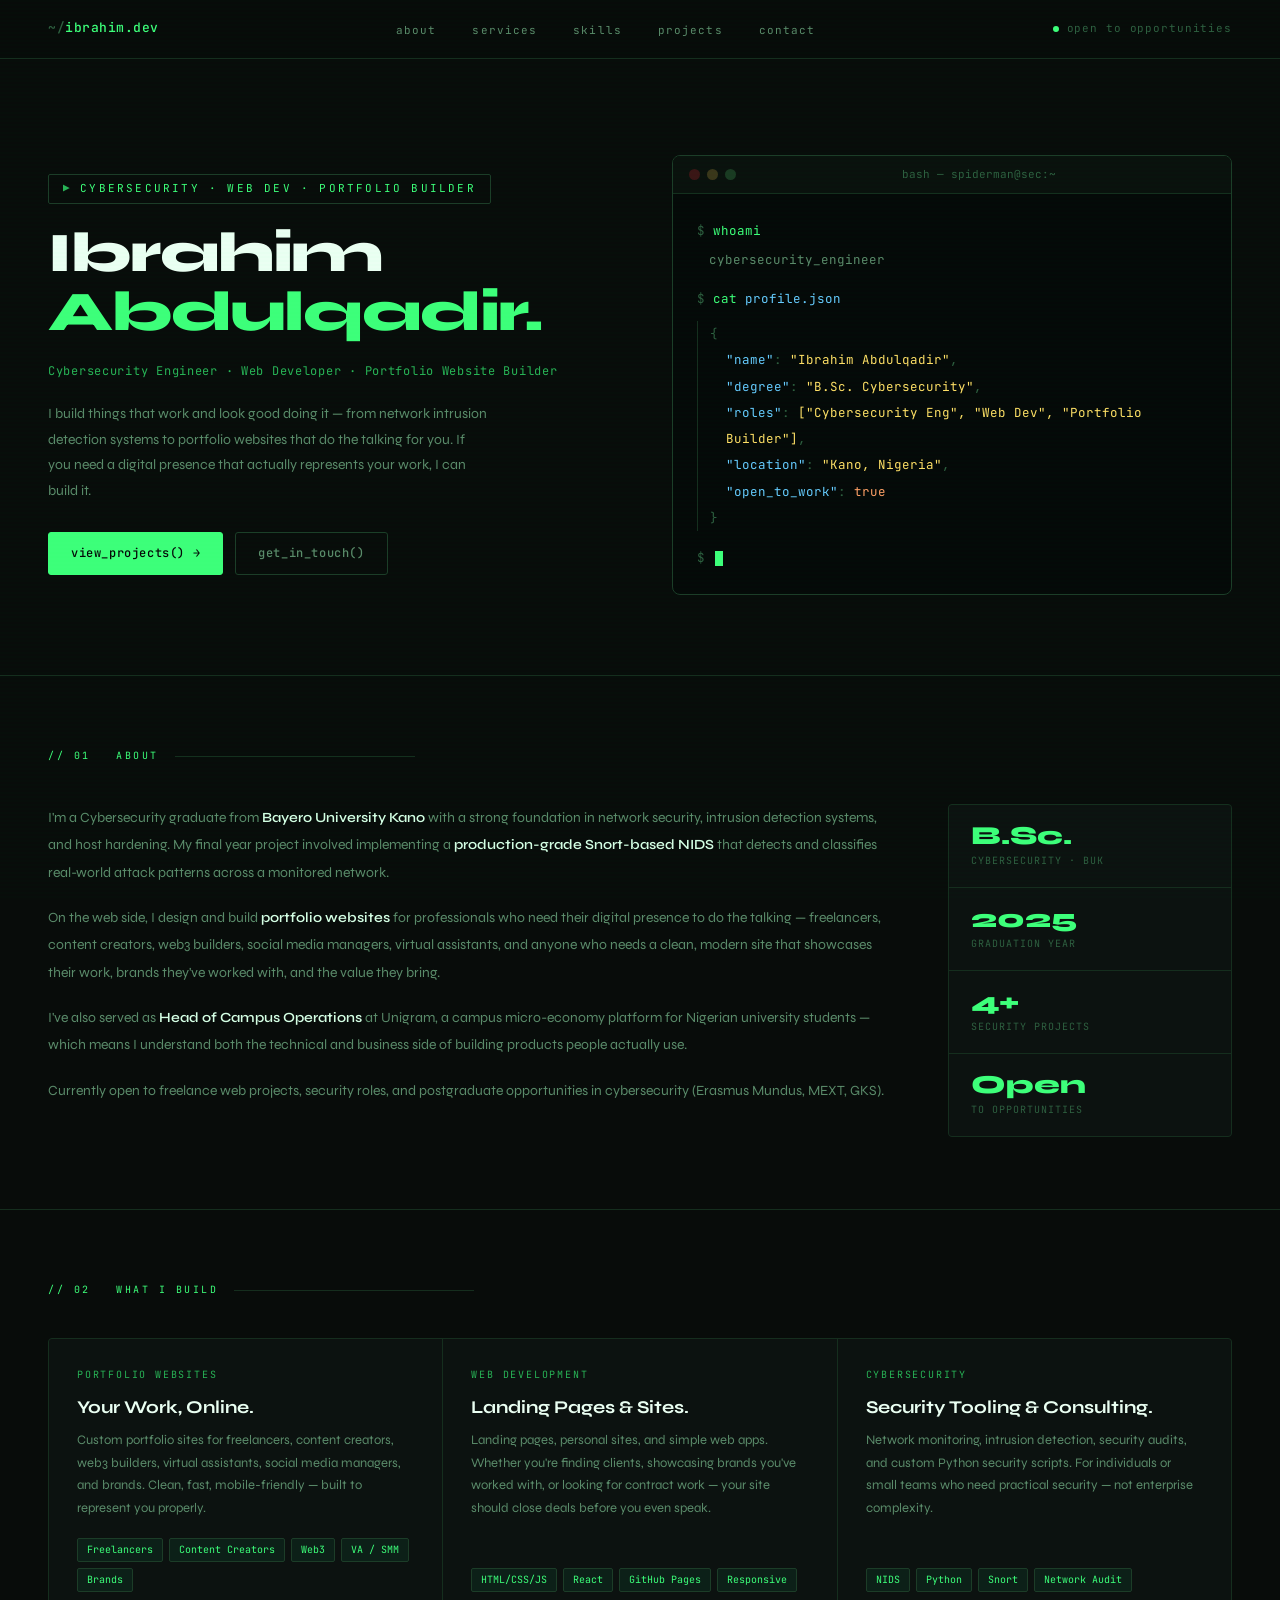
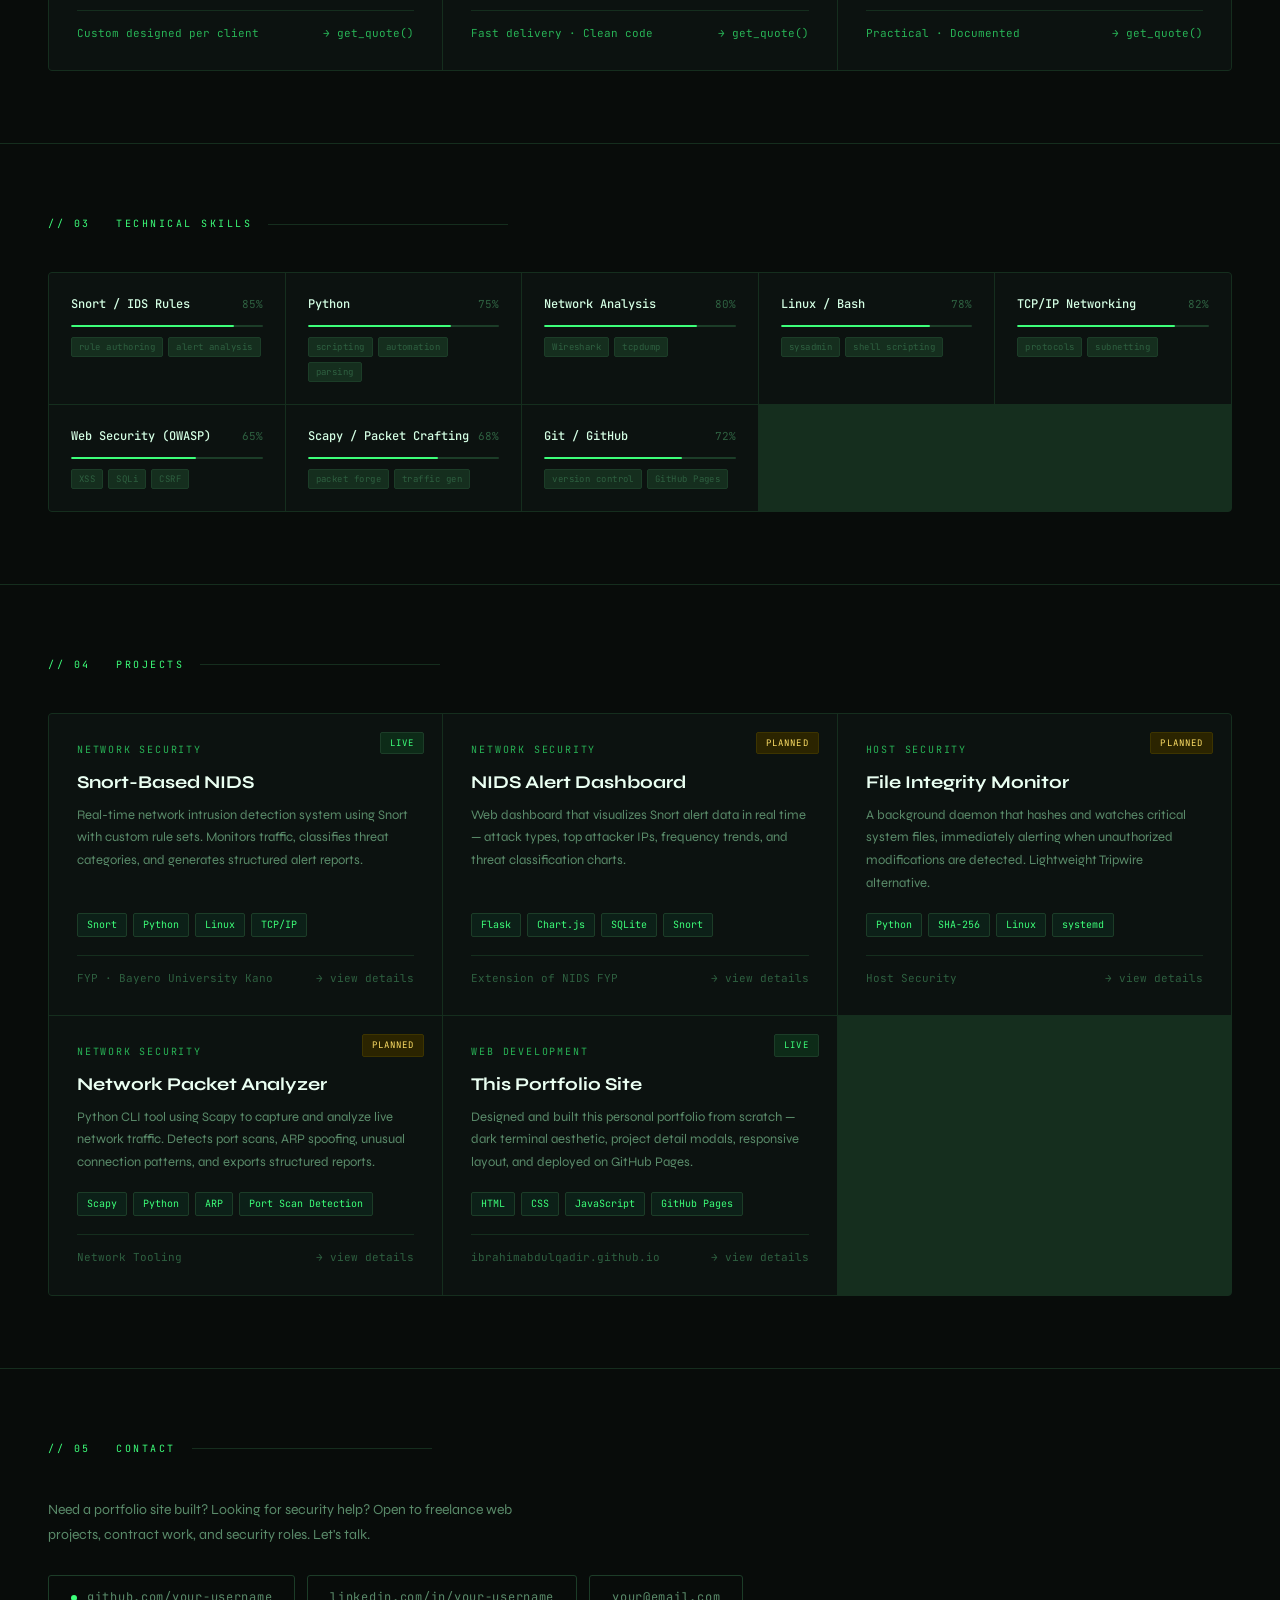
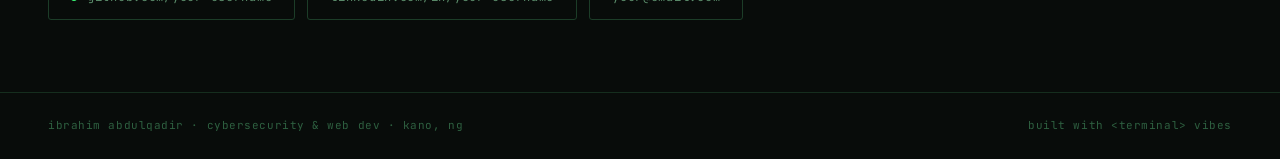
<file: index (1).html>
<!DOCTYPE html>
<html lang="en">
<head>
  <meta charset="UTF-8" />
  <meta name="viewport" content="width=device-width, initial-scale=1.0" />
  <title>Ibrahim Abdulqadir · Cybersecurity Engineer & Web Developer</title>
  <meta name="description" content="Cybersecurity engineer, web developer, and portfolio website builder. Network Security, NIDS, Python." />
  <link rel="preconnect" href="https://fonts.googleapis.com" />
  <link rel="preconnect" href="https://fonts.gstatic.com" crossorigin />
  <link href="https://fonts.googleapis.com/css2?family=JetBrains+Mono:wght@300;400;500;700&family=Syne:wght@400;600;700;800&display=swap" rel="stylesheet" />
  <style>
    *, *::before, *::after { box-sizing: border-box; margin: 0; padding: 0; }

    :root {
      --bg: #080c0a;
      --bg-card: #0c1210;
      --bg-hover: #101810;
      --border: #1c3d28;
      --border-soft: #152e1e;
      --green: #3dff7a;
      --green-dim: #28b356;
      --green-muted: #1a6b3a;
      --text: #d4ffe4;
      --text-muted: #5a8b6a;
      --text-dim: #2e6040;
      --yellow: #ffe066;
      --blue: #66ccff;
      --red: #ff6b6b;
    }

    html { scroll-behavior: smooth; }

    body {
      background: var(--bg);
      color: var(--text);
      font-family: 'JetBrains Mono', monospace;
      line-height: 1.6;
      cursor: default;
    }

    /* scanline overlay */
    body::before {
      content: '';
      position: fixed;
      inset: 0;
      background: repeating-linear-gradient(
        0deg,
        transparent,
        transparent 2px,
        rgba(0, 255, 100, 0.012) 2px,
        rgba(0, 255, 100, 0.012) 4px
      );
      pointer-events: none;
      z-index: 9999;
    }

    /* ─── NAV ─── */
    nav {
      position: sticky;
      top: 0;
      z-index: 100;
      display: flex;
      align-items: center;
      justify-content: space-between;
      padding: 16px 48px;
      background: rgba(8, 12, 10, 0.97);
      border-bottom: 1px solid var(--border-soft);
      backdrop-filter: blur(8px);
    }

    .nav-brand {
      font-size: 13px;
      font-weight: 500;
      color: var(--green);
      letter-spacing: 0.04em;
    }

    .nav-brand span { color: var(--text-dim); }

    .nav-links {
      display: flex;
      gap: 36px;
      list-style: none;
    }

    .nav-links a {
      font-size: 11px;
      color: var(--text-muted);
      text-decoration: none;
      letter-spacing: 0.1em;
      transition: color 0.2s;
    }

    .nav-links a:hover { color: var(--green); }

    .nav-status {
      display: flex;
      align-items: center;
      gap: 8px;
      font-size: 11px;
      color: var(--text-dim);
      letter-spacing: 0.08em;
    }

    .status-dot {
      width: 6px;
      height: 6px;
      border-radius: 50%;
      background: var(--green);
      animation: pulse 2s ease-in-out infinite;
    }

    @keyframes pulse { 0%, 100% { opacity: 1; } 50% { opacity: 0.2; } }
    @keyframes blink { 50% { opacity: 0; } }
    @keyframes fadeUp {
      from { opacity: 0; transform: translateY(20px); }
      to { opacity: 1; transform: translateY(0); }
    }
    @keyframes slideIn {
      from { opacity: 0; transform: translateX(-12px); }
      to { opacity: 1; transform: translateX(0); }
    }

    /* ─── HERO ─── */
    .hero {
      display: grid;
      grid-template-columns: 1fr 1fr;
      gap: 64px;
      padding: 96px 48px 80px;
      border-bottom: 1px solid var(--border-soft);
      animation: fadeUp 0.7s ease both;
    }

    .hero-left { display: flex; flex-direction: column; justify-content: center; gap: 20px; }

    .hero-eyebrow {
      font-size: 11px;
      color: var(--green);
      letter-spacing: 0.2em;
      border: 1px solid var(--border);
      display: inline-flex;
      align-items: center;
      gap: 8px;
      padding: 5px 14px;
      border-radius: 2px;
      width: fit-content;
    }

    .hero-name {
      font-family: 'Syne', sans-serif;
      font-size: 56px;
      font-weight: 800;
      color: #eafff2;
      line-height: 1.05;
      letter-spacing: -0.03em;
    }

    .hero-name em {
      font-style: normal;
      color: var(--green);
    }

    .hero-role {
      font-size: 12px;
      color: var(--green-dim);
      letter-spacing: 0.06em;
    }

    .hero-bio {
      font-family: 'Syne', sans-serif;
      font-size: 14px;
      font-weight: 400;
      color: var(--text-muted);
      line-height: 1.85;
      max-width: 440px;
    }

    .hero-ctas {
      display: flex;
      gap: 12px;
      margin-top: 8px;
      flex-wrap: wrap;
    }

    .btn {
      font-family: 'JetBrains Mono', monospace;
      font-size: 12px;
      font-weight: 500;
      padding: 11px 22px;
      border-radius: 3px;
      cursor: pointer;
      letter-spacing: 0.05em;
      transition: all 0.2s;
      text-decoration: none;
      display: inline-block;
    }

    .btn-primary {
      background: var(--green);
      color: #060908;
      border: 1px solid var(--green);
    }

    .btn-primary:hover { background: #5affa0; border-color: #5affa0; }

    .btn-ghost {
      background: transparent;
      color: var(--text-muted);
      border: 1px solid var(--border);
    }

    .btn-ghost:hover { color: var(--green); border-color: var(--green-muted); }

    /* terminal */
    .terminal {
      background: #050908;
      border: 1px solid var(--border);
      border-radius: 8px;
      overflow: hidden;
      font-size: 12.5px;
      animation: fadeUp 0.7s 0.15s ease both;
    }

    .term-bar {
      background: #0a110d;
      border-bottom: 1px solid var(--border-soft);
      padding: 10px 16px;
      display: flex;
      align-items: center;
      gap: 7px;
    }

    .dot { width: 11px; height: 11px; border-radius: 50%; }
    .dot-r { background: #3a1515; }
    .dot-y { background: #3a361a; }
    .dot-g { background: #1a3a22; }

    .term-title {
      font-size: 11px;
      color: var(--text-dim);
      margin: 0 auto;
    }

    .term-body {
      padding: 24px;
      line-height: 2;
    }

    .t-prompt { color: var(--text-dim); }
    .t-cmd { color: var(--green); }
    .t-str { color: #ffe066; }
    .t-key { color: #66ccff; }
    .t-val { color: var(--green); }
    .t-bool { color: #ff9f66; }
    .t-muted { color: var(--text-muted); }
    .t-dim { color: var(--text-dim); }

    .cursor {
      display: inline-block;
      width: 8px;
      height: 15px;
      background: var(--green);
      animation: blink 1s step-end infinite;
      vertical-align: middle;
      margin-left: 2px;
    }

    /* ─── SECTIONS ─── */
    section {
      padding: 72px 48px;
      border-bottom: 1px solid var(--border-soft);
    }

    .sec-label {
      font-size: 10px;
      color: var(--green);
      letter-spacing: 0.25em;
      margin-bottom: 40px;
      display: flex;
      align-items: center;
      gap: 16px;
    }

    .sec-label::after {
      content: '';
      flex: 1;
      height: 1px;
      background: var(--border-soft);
      max-width: 240px;
    }

    /* ─── ABOUT ─── */
    .about-grid {
      display: grid;
      grid-template-columns: 3fr 1fr;
      gap: 48px;
      align-items: start;
    }

    .about-text {
      font-family: 'Syne', sans-serif;
      font-size: 14px;
      color: var(--text-muted);
      line-height: 1.95;
    }

    .about-text p + p { margin-top: 18px; }

    .about-text strong { color: var(--text); font-weight: 600; }

    .stat-stack {
      display: flex;
      flex-direction: column;
      gap: 1px;
      background: var(--border-soft);
      border: 1px solid var(--border-soft);
      border-radius: 4px;
      overflow: hidden;
    }

    .stat-block {
      background: var(--bg-card);
      padding: 18px 22px;
    }

    .stat-num {
      font-family: 'Syne', sans-serif;
      font-size: 26px;
      font-weight: 800;
      color: var(--green);
      line-height: 1;
    }

    .stat-lbl {
      font-size: 10px;
      color: var(--text-dim);
      letter-spacing: 0.1em;
      margin-top: 4px;
    }

    /* ─── SKILLS ─── */
    .skills-grid {
      display: grid;
      grid-template-columns: repeat(auto-fit, minmax(220px, 1fr));
      gap: 1px;
      background: var(--border-soft);
      border: 1px solid var(--border-soft);
      border-radius: 4px;
      overflow: hidden;
    }

    .skill-cell {
      background: var(--bg-card);
      padding: 22px;
    }

    .skill-header {
      display: flex;
      justify-content: space-between;
      align-items: center;
      margin-bottom: 10px;
    }

    .skill-name { font-size: 12px; color: var(--text); font-weight: 500; }

    .skill-pct { font-size: 11px; color: var(--text-dim); }

    .bar-track {
      height: 2px;
      background: var(--border);
      border-radius: 1px;
      overflow: hidden;
    }

    .bar-fill {
      height: 100%;
      background: var(--green);
      border-radius: 1px;
    }

    .skill-tags {
      display: flex;
      flex-wrap: wrap;
      gap: 5px;
      margin-top: 10px;
    }

    .stag {
      font-size: 9px;
      color: var(--text-dim);
      background: var(--border-soft);
      border: 1px solid var(--border);
      padding: 2px 7px;
      border-radius: 2px;
      letter-spacing: 0.05em;
    }

    /* ─── PROJECTS ─── */
    .projects-grid {
      display: grid;
      grid-template-columns: repeat(auto-fit, minmax(300px, 1fr));
      gap: 1px;
      background: var(--border-soft);
      border: 1px solid var(--border-soft);
      border-radius: 4px;
      overflow: hidden;
    }

    .proj-card {
      background: var(--bg-card);
      padding: 28px;
      cursor: pointer;
      transition: background 0.18s;
      position: relative;
      display: flex;
      flex-direction: column;
    }

    .proj-card:hover { background: var(--bg-hover); }

    .proj-badge {
      position: absolute;
      top: 18px;
      right: 18px;
      font-size: 9px;
      letter-spacing: 0.12em;
      padding: 3px 9px;
      border-radius: 2px;
    }

    .badge-live { background: #0d2b18; color: var(--green); border: 1px solid var(--border); }
    .badge-wip { background: #2b2400; color: var(--yellow); border: 1px solid #3d3400; }

    .proj-type {
      font-size: 10px;
      color: var(--green-dim);
      letter-spacing: 0.18em;
      margin-bottom: 14px;
    }

    .proj-title {
      font-family: 'Syne', sans-serif;
      font-size: 18px;
      font-weight: 700;
      color: #eafff2;
      margin-bottom: 10px;
      line-height: 1.2;
    }

    .proj-desc {
      font-family: 'Syne', sans-serif;
      font-size: 13px;
      color: var(--text-muted);
      line-height: 1.75;
      flex: 1;
      margin-bottom: 18px;
    }

    .proj-tags {
      display: flex;
      flex-wrap: wrap;
      gap: 6px;
      margin-bottom: 18px;
    }

    .ptag {
      font-size: 10px;
      color: var(--green);
      background: #0c2018;
      border: 1px solid var(--border);
      padding: 3px 9px;
      border-radius: 2px;
    }

    .proj-footer {
      display: flex;
      justify-content: space-between;
      align-items: center;
      font-size: 11px;
      color: var(--text-dim);
      border-top: 1px solid var(--border-soft);
      padding-top: 14px;
      transition: color 0.2s;
    }

    .proj-card:hover .proj-footer { color: var(--green); }

    /* ─── MODAL ─── */
    .modal-overlay {
      position: fixed;
      inset: 0;
      background: rgba(4, 8, 6, 0.92);
      z-index: 500;
      display: flex;
      align-items: center;
      justify-content: center;
      padding: 40px 24px;
      opacity: 0;
      pointer-events: none;
      transition: opacity 0.25s;
      backdrop-filter: blur(4px);
    }

    .modal-overlay.open {
      opacity: 1;
      pointer-events: all;
    }

    .modal {
      background: var(--bg-card);
      border: 1px solid var(--border);
      border-radius: 8px;
      width: 100%;
      max-width: 680px;
      max-height: 85vh;
      overflow-y: auto;
      transform: translateY(16px);
      transition: transform 0.25s;
    }

    .modal-overlay.open .modal { transform: translateY(0); }

    .modal-header {
      padding: 24px 28px;
      border-bottom: 1px solid var(--border-soft);
      display: flex;
      justify-content: space-between;
      align-items: flex-start;
      gap: 16px;
    }

    .modal-close {
      background: none;
      border: 1px solid var(--border);
      color: var(--text-muted);
      font-family: 'JetBrains Mono', monospace;
      font-size: 12px;
      padding: 6px 12px;
      border-radius: 3px;
      cursor: pointer;
      transition: all 0.15s;
      flex-shrink: 0;
    }

    .modal-close:hover { color: var(--green); border-color: var(--green-muted); }

    .modal-body { padding: 28px; }

    .modal-section { margin-bottom: 28px; }

    .modal-section-title {
      font-size: 10px;
      color: var(--green);
      letter-spacing: 0.2em;
      margin-bottom: 12px;
    }

    .modal-text {
      font-family: 'Syne', sans-serif;
      font-size: 13px;
      color: var(--text-muted);
      line-height: 1.85;
    }

    .modal-text li { margin-left: 16px; margin-top: 6px; }

    .tech-row {
      display: flex;
      flex-wrap: wrap;
      gap: 8px;
    }

    .tech-chip {
      font-size: 11px;
      color: var(--green);
      background: #0c2018;
      border: 1px solid var(--border);
      padding: 5px 12px;
      border-radius: 3px;
    }

    .link-row {
      display: flex;
      gap: 12px;
      flex-wrap: wrap;
    }

    .modal-link {
      font-size: 12px;
      color: var(--text-muted);
      border: 1px solid var(--border);
      padding: 10px 18px;
      border-radius: 3px;
      text-decoration: none;
      transition: all 0.18s;
      letter-spacing: 0.05em;
    }

    .modal-link:hover { color: var(--green); border-color: var(--green-muted); }

    /* ─── CONTACT ─── */
    .contact-intro {
      font-family: 'Syne', sans-serif;
      font-size: 14px;
      color: var(--text-muted);
      margin-bottom: 28px;
      max-width: 500px;
      line-height: 1.8;
    }

    .contact-links { display: flex; gap: 12px; flex-wrap: wrap; }

    .clink {
      font-size: 12px;
      color: var(--text-muted);
      border: 1px solid var(--border);
      padding: 12px 22px;
      border-radius: 3px;
      text-decoration: none;
      letter-spacing: 0.06em;
      display: flex;
      align-items: center;
      gap: 10px;
      transition: all 0.2s;
    }

    .clink:hover { color: var(--green); border-color: var(--green-muted); }

    .clink-dot {
      width: 6px;
      height: 6px;
      border-radius: 50%;
      background: var(--green);
      animation: pulse 2.5s ease-in-out infinite;
    }

    /* ─── FOOTER ─── */
    footer {
      padding: 24px 48px;
      display: flex;
      justify-content: space-between;
      align-items: center;
      font-size: 11px;
      color: var(--text-dim);
      letter-spacing: 0.05em;
    }

    /* ─── RESPONSIVE ─── */
    @media (max-width: 768px) {
      nav { padding: 14px 20px; }
      .nav-status, .nav-links li:nth-child(n+3) { display: none; }
      .hero { grid-template-columns: 1fr; gap: 40px; padding: 56px 20px 48px; }
      .hero-name { font-size: 40px; }
      section { padding: 48px 20px; }
      .about-grid { grid-template-columns: 1fr; }
      footer { padding: 20px; flex-direction: column; gap: 8px; text-align: center; }
    }
  </style>
</head>
<body>

  <!-- ─── NAV ─── -->
  <nav>
    <div class="nav-brand"><span>~/</span>ibrahim.dev</div>
    <ul class="nav-links">
      <li><a href="#about">about</a></li>
      <li><a href="#services">services</a></li>
      <li><a href="#skills">skills</a></li>
      <li><a href="#projects">projects</a></li>
      <li><a href="#contact">contact</a></li>
    </ul>
    <div class="nav-status">
      <div class="status-dot"></div>
      open to opportunities
    </div>
  </nav>

  <!-- ─── HERO ─── -->
  <div class="hero">
    <div class="hero-left">
      <div class="hero-eyebrow">
        <span style="color: var(--green-dim)">▶</span>
        CYBERSECURITY · WEB DEV · PORTFOLIO BUILDER
      </div>
      <h1 class="hero-name">Ibrahim<br><em>Abdulqadir.</em></h1>
      <div class="hero-role">Cybersecurity Engineer · Web Developer · Portfolio Website Builder</div>
      <p class="hero-bio">
        I build things that work and look good doing it — from network intrusion detection systems to portfolio websites that do the talking for you. If you need a digital presence that actually represents your work, I can build it.
      </p>
      <div class="hero-ctas">
        <a class="btn btn-primary" href="#projects">view_projects() →</a>
        <a class="btn btn-ghost" href="#contact">get_in_touch()</a>
      </div>
    </div>

    <div class="terminal">
      <div class="term-bar">
        <div class="dot dot-r"></div>
        <div class="dot dot-y"></div>
        <div class="dot dot-g"></div>
        <div class="term-title">bash — spiderman@sec:~</div>
      </div>
      <div class="term-body">
        <div><span class="t-prompt">$</span> <span class="t-cmd">whoami</span></div>
        <div class="t-muted" style="margin:4px 0 14px; padding-left:12px">cybersecurity_engineer</div>

        <div><span class="t-prompt">$</span> <span class="t-cmd">cat</span> <span class="t-key">profile.json</span></div>
        <div style="margin:10px 0 14px; padding-left:12px; border-left:1px solid var(--border-soft); line-height:2.1">
          <div class="t-dim">{</div>
          <div style="padding-left:16px">
            <span class="t-key">"name"</span><span class="t-dim">:</span> <span class="t-str">"Ibrahim Abdulqadir"</span><span class="t-dim">,</span>
          </div>
          <div style="padding-left:16px">
            <span class="t-key">"degree"</span><span class="t-dim">:</span> <span class="t-str">"B.Sc. Cybersecurity"</span><span class="t-dim">,</span>
          </div>
          <div style="padding-left:16px">
            <span class="t-key">"roles"</span><span class="t-dim">:</span> <span class="t-str">["Cybersecurity Eng", "Web Dev", "Portfolio Builder"]</span><span class="t-dim">,</span>
          </div>
          <div style="padding-left:16px">
            <span class="t-key">"location"</span><span class="t-dim">:</span> <span class="t-str">"Kano, Nigeria"</span><span class="t-dim">,</span>
          </div>
          <div style="padding-left:16px">
            <span class="t-key">"open_to_work"</span><span class="t-dim">:</span> <span class="t-bool">true</span>
          </div>
          <div class="t-dim">}</div>
        </div>

        <div><span class="t-prompt">$</span> <span class="cursor"></span></div>
      </div>
    </div>
  </div>

  <!-- ─── ABOUT ─── -->
  <section id="about">
    <div class="sec-label">// 01 &nbsp; ABOUT</div>
    <div class="about-grid">
      <div class="about-text">
        <p>
          I'm a Cybersecurity graduate from <strong>Bayero University Kano</strong> with a strong foundation in network security, intrusion detection systems, and host hardening. My final year project involved implementing a <strong>production-grade Snort-based NIDS</strong> that detects and classifies real-world attack patterns across a monitored network.
        </p>
        <p>
          On the web side, I design and build <strong>portfolio websites</strong> for professionals who need their digital presence to do the talking — freelancers, content creators, web3 builders, social media managers, virtual assistants, and anyone who needs a clean, modern site that showcases their work, brands they've worked with, and the value they bring.
        </p>
        <p>
          I've also served as <strong>Head of Campus Operations</strong> at Unigram, a campus micro-economy platform for Nigerian university students — which means I understand both the technical and business side of building products people actually use.
        </p>
        <p>
          Currently open to freelance web projects, security roles, and postgraduate opportunities in cybersecurity (Erasmus Mundus, MEXT, GKS).
        </p>
      </div>
      <div class="stat-stack">
        <div class="stat-block">
          <div class="stat-num">B.Sc.</div>
          <div class="stat-lbl">CYBERSECURITY · BUK</div>
        </div>
        <div class="stat-block">
          <div class="stat-num">2025</div>
          <div class="stat-lbl">GRADUATION YEAR</div>
        </div>
        <div class="stat-block">
          <div class="stat-num">4+</div>
          <div class="stat-lbl">SECURITY PROJECTS</div>
        </div>
        <div class="stat-block">
          <div class="stat-num">Open</div>
          <div class="stat-lbl">TO OPPORTUNITIES</div>
        </div>
      </div>
    </div>
  </section>

  <!-- ─── SERVICES ─── -->
  <section id="services">
    <div class="sec-label">// 02 &nbsp; WHAT I BUILD</div>
    <div class="projects-grid">

      <div class="proj-card" style="cursor:default;">
        <div class="proj-type">PORTFOLIO WEBSITES</div>
        <div class="proj-title">Your Work, Online.</div>
        <div class="proj-desc">
          Custom portfolio sites for freelancers, content creators, web3 builders, virtual assistants, social media managers, and brands. Clean, fast, mobile-friendly — built to represent you properly.
        </div>
        <div class="proj-tags">
          <span class="ptag">Freelancers</span>
          <span class="ptag">Content Creators</span>
          <span class="ptag">Web3</span>
          <span class="ptag">VA / SMM</span>
          <span class="ptag">Brands</span>
        </div>
        <div class="proj-footer" style="color: var(--green-dim);">
          <span>Custom designed per client</span>
          <span>→ get_quote()</span>
        </div>
      </div>

      <div class="proj-card" style="cursor:default;">
        <div class="proj-type">WEB DEVELOPMENT</div>
        <div class="proj-title">Landing Pages & Sites.</div>
        <div class="proj-desc">
          Landing pages, personal sites, and simple web apps. Whether you're finding clients, showcasing brands you've worked with, or looking for contract work — your site should close deals before you even speak.
        </div>
        <div class="proj-tags">
          <span class="ptag">HTML/CSS/JS</span>
          <span class="ptag">React</span>
          <span class="ptag">GitHub Pages</span>
          <span class="ptag">Responsive</span>
        </div>
        <div class="proj-footer" style="color: var(--green-dim);">
          <span>Fast delivery · Clean code</span>
          <span>→ get_quote()</span>
        </div>
      </div>

      <div class="proj-card" style="cursor:default;">
        <div class="proj-type">CYBERSECURITY</div>
        <div class="proj-title">Security Tooling & Consulting.</div>
        <div class="proj-desc">
          Network monitoring, intrusion detection, security audits, and custom Python security scripts. For individuals or small teams who need practical security — not enterprise complexity.
        </div>
        <div class="proj-tags">
          <span class="ptag">NIDS</span>
          <span class="ptag">Python</span>
          <span class="ptag">Snort</span>
          <span class="ptag">Network Audit</span>
        </div>
        <div class="proj-footer" style="color: var(--green-dim);">
          <span>Practical · Documented</span>
          <span>→ get_quote()</span>
        </div>
      </div>

    </div>
  </section>

  <!-- ─── SKILLS ─── -->
  <section id="skills">
    <div class="sec-label">// 03 &nbsp; TECHNICAL SKILLS</div>
    <div class="skills-grid">
      <div class="skill-cell">
        <div class="skill-header">
          <span class="skill-name">Snort / IDS Rules</span>
          <span class="skill-pct">85%</span>
        </div>
        <div class="bar-track"><div class="bar-fill" style="width:85%"></div></div>
        <div class="skill-tags"><span class="stag">rule authoring</span><span class="stag">alert analysis</span></div>
      </div>
      <div class="skill-cell">
        <div class="skill-header">
          <span class="skill-name">Python</span>
          <span class="skill-pct">75%</span>
        </div>
        <div class="bar-track"><div class="bar-fill" style="width:75%"></div></div>
        <div class="skill-tags"><span class="stag">scripting</span><span class="stag">automation</span><span class="stag">parsing</span></div>
      </div>
      <div class="skill-cell">
        <div class="skill-header">
          <span class="skill-name">Network Analysis</span>
          <span class="skill-pct">80%</span>
        </div>
        <div class="bar-track"><div class="bar-fill" style="width:80%"></div></div>
        <div class="skill-tags"><span class="stag">Wireshark</span><span class="stag">tcpdump</span></div>
      </div>
      <div class="skill-cell">
        <div class="skill-header">
          <span class="skill-name">Linux / Bash</span>
          <span class="skill-pct">78%</span>
        </div>
        <div class="bar-track"><div class="bar-fill" style="width:78%"></div></div>
        <div class="skill-tags"><span class="stag">sysadmin</span><span class="stag">shell scripting</span></div>
      </div>
      <div class="skill-cell">
        <div class="skill-header">
          <span class="skill-name">TCP/IP Networking</span>
          <span class="skill-pct">82%</span>
        </div>
        <div class="bar-track"><div class="bar-fill" style="width:82%"></div></div>
        <div class="skill-tags"><span class="stag">protocols</span><span class="stag">subnetting</span></div>
      </div>
      <div class="skill-cell">
        <div class="skill-header">
          <span class="skill-name">Web Security (OWASP)</span>
          <span class="skill-pct">65%</span>
        </div>
        <div class="bar-track"><div class="bar-fill" style="width:65%"></div></div>
        <div class="skill-tags"><span class="stag">XSS</span><span class="stag">SQLi</span><span class="stag">CSRF</span></div>
      </div>
      <div class="skill-cell">
        <div class="skill-header">
          <span class="skill-name">Scapy / Packet Crafting</span>
          <span class="skill-pct">68%</span>
        </div>
        <div class="bar-track"><div class="bar-fill" style="width:68%"></div></div>
        <div class="skill-tags"><span class="stag">packet forge</span><span class="stag">traffic gen</span></div>
      </div>
      <div class="skill-cell">
        <div class="skill-header">
          <span class="skill-name">Git / GitHub</span>
          <span class="skill-pct">72%</span>
        </div>
        <div class="bar-track"><div class="bar-fill" style="width:72%"></div></div>
        <div class="skill-tags"><span class="stag">version control</span><span class="stag">GitHub Pages</span></div>
      </div>
    </div>
  </section>

  <!-- ─── PROJECTS ─── -->
  <section id="projects">
    <div class="sec-label">// 04 &nbsp; PROJECTS</div>
    <div class="projects-grid">

      <div class="proj-card" onclick="openModal('nids')">
        <div class="proj-badge badge-live">LIVE</div>
        <div class="proj-type">NETWORK SECURITY</div>
        <div class="proj-title">Snort-Based NIDS</div>
        <div class="proj-desc">
          Real-time network intrusion detection system using Snort with custom rule sets. Monitors traffic, classifies threat categories, and generates structured alert reports.
        </div>
        <div class="proj-tags">
          <span class="ptag">Snort</span>
          <span class="ptag">Python</span>
          <span class="ptag">Linux</span>
          <span class="ptag">TCP/IP</span>
        </div>
        <div class="proj-footer">
          <span>FYP · Bayero University Kano</span>
          <span>→ view details</span>
        </div>
      </div>

      <div class="proj-card" onclick="openModal('dashboard')">
        <div class="proj-badge badge-wip">PLANNED</div>
        <div class="proj-type">NETWORK SECURITY</div>
        <div class="proj-title">NIDS Alert Dashboard</div>
        <div class="proj-desc">
          Web dashboard that visualizes Snort alert data in real time — attack types, top attacker IPs, frequency trends, and threat classification charts.
        </div>
        <div class="proj-tags">
          <span class="ptag">Flask</span>
          <span class="ptag">Chart.js</span>
          <span class="ptag">SQLite</span>
          <span class="ptag">Snort</span>
        </div>
        <div class="proj-footer">
          <span>Extension of NIDS FYP</span>
          <span>→ view details</span>
        </div>
      </div>

      <div class="proj-card" onclick="openModal('fim')">
        <div class="proj-badge badge-wip">PLANNED</div>
        <div class="proj-type">HOST SECURITY</div>
        <div class="proj-title">File Integrity Monitor</div>
        <div class="proj-desc">
          A background daemon that hashes and watches critical system files, immediately alerting when unauthorized modifications are detected. Lightweight Tripwire alternative.
        </div>
        <div class="proj-tags">
          <span class="ptag">Python</span>
          <span class="ptag">SHA-256</span>
          <span class="ptag">Linux</span>
          <span class="ptag">systemd</span>
        </div>
        <div class="proj-footer">
          <span>Host Security</span>
          <span>→ view details</span>
        </div>
      </div>

      <div class="proj-card" onclick="openModal('pktanalyzer')">
        <div class="proj-badge badge-wip">PLANNED</div>
        <div class="proj-type">NETWORK SECURITY</div>
        <div class="proj-title">Network Packet Analyzer</div>
        <div class="proj-desc">
          Python CLI tool using Scapy to capture and analyze live network traffic. Detects port scans, ARP spoofing, unusual connection patterns, and exports structured reports.
        </div>
        <div class="proj-tags">
          <span class="ptag">Scapy</span>
          <span class="ptag">Python</span>
          <span class="ptag">ARP</span>
          <span class="ptag">Port Scan Detection</span>
        </div>
        <div class="proj-footer">
          <span>Network Tooling</span>
          <span>→ view details</span>
        </div>
      </div>

      <div class="proj-card" onclick="openModal('portfolio')">
        <div class="proj-badge badge-live">LIVE</div>
        <div class="proj-type">WEB DEVELOPMENT</div>
        <div class="proj-title">This Portfolio Site</div>
        <div class="proj-desc">
          Designed and built this personal portfolio from scratch — dark terminal aesthetic, project detail modals, responsive layout, and deployed on GitHub Pages.
        </div>
        <div class="proj-tags">
          <span class="ptag">HTML</span>
          <span class="ptag">CSS</span>
          <span class="ptag">JavaScript</span>
          <span class="ptag">GitHub Pages</span>
        </div>
        <div class="proj-footer">
          <span>ibrahimabdulqadir.github.io</span>
          <span>→ view details</span>
        </div>
      </div>

    </div>
  </section>

  <!-- ─── CONTACT ─── -->
  <section id="contact">
    <div class="sec-label">// 05 &nbsp; CONTACT</div>
    <p class="contact-intro">
      Need a portfolio site built? Looking for security help? Open to freelance web projects, contract work, and security roles. Let's talk.
    </p>
    <div class="contact-links">
      <a class="clink" href="https://github.com/YOUR_USERNAME" target="_blank" rel="noopener">
        <div class="clink-dot"></div>
        github.com/your-username
      </a>
      <a class="clink" href="https://linkedin.com/in/YOUR_USERNAME" target="_blank" rel="noopener">
        linkedin.com/in/your-username
      </a>
      <a class="clink" href="mailto:your@email.com">
        your@email.com
      </a>
    </div>
  </section>

  <footer>
    <span>ibrahim abdulqadir · cybersecurity & web dev · kano, ng</span>
    <span>built with &lt;terminal&gt; vibes</span>
  </footer>

  <!-- ─── MODAL ─── -->
  <div class="modal-overlay" id="modal-overlay" onclick="closeModalOnOverlay(event)">
    <div class="modal" id="modal-box">
      <div class="modal-header">
        <div>
          <div id="modal-type" class="proj-type" style="margin-bottom:6px"></div>
          <div id="modal-title" class="proj-title" style="font-size:22px; position:static"></div>
        </div>
        <button class="modal-close" onclick="closeModal()">✕ close</button>
      </div>
      <div class="modal-body">
        <div class="modal-section">
          <div class="modal-section-title">// OVERVIEW</div>
          <div id="modal-overview" class="modal-text"></div>
        </div>
        <div class="modal-section">
          <div class="modal-section-title">// KEY FEATURES</div>
          <ul id="modal-features" class="modal-text"></ul>
        </div>
        <div class="modal-section">
          <div class="modal-section-title">// TECH STACK</div>
          <div id="modal-stack" class="tech-row"></div>
        </div>
        <div class="modal-section">
          <div class="modal-section-title">// LINKS</div>
          <div id="modal-links" class="link-row"></div>
        </div>
      </div>
    </div>
  </div>

  <script>
    const projects = {
      nids: {
        type: 'NETWORK SECURITY',
        title: 'Snort-Based Network Intrusion Detection System',
        overview: 'A production-grade NIDS implemented as a final year project at Bayero University Kano. The system uses Snort as its detection engine with a curated ruleset covering common attack categories including port scans, DoS attempts, and protocol anomalies. Alert data is parsed and analyzed with Python scripts, with results visualized in structured reports.',
        features: [
          'Custom Snort rules for 8+ attack categories',
          'Python parser for Snort unified2 alert output',
          'Statistical analysis of alert frequency and attacker IPs',
          'IPv4 and IPv6 traffic monitoring (including link-local filtering)',
          'Automated report generation with attack classification tables',
          'Tested against real network traffic captures'
        ],
        stack: ['Snort 2.9', 'Python 3', 'Ubuntu Linux', 'Wireshark', 'Bash', 'TCP/IP'],
        links: [
          { label: '→ GitHub Repo', href: 'https://github.com/YOUR_USERNAME/snort-nids' },
          { label: '→ Read Report (PDF)', href: '#' }
        ]
      },
      dashboard: {
        type: 'NETWORK SECURITY',
        title: 'NIDS Alert Dashboard',
        overview: 'A real-time web dashboard that ingests Snort alert output and presents it through interactive visualizations. Designed as a direct extension of the NIDS FYP — turning raw alert data into actionable intelligence for a SOC operator or network admin.',
        features: [
          'Real-time alert ingestion from Snort log files',
          'Attack type breakdown chart (DoS, Scan, Exploit, etc.)',
          'Top attacker IPs ranked by alert frequency',
          'Time-series alert volume chart',
          'Alert detail view with packet metadata',
          'SQLite storage for historical analysis'
        ],
        stack: ['Python', 'Flask', 'Chart.js', 'SQLite', 'HTML/CSS', 'Snort'],
        links: [
          { label: '→ GitHub Repo (planned)', href: '#' }
        ]
      },
      fim: {
        type: 'HOST SECURITY',
        title: 'File Integrity Monitor',
        overview: 'A lightweight Linux daemon that watches critical system files and directories for unauthorized modifications. Inspired by enterprise tools like Tripwire and AIDE, but designed to be minimal, understandable, and easy to deploy on any Linux system without complex configuration.',
        features: [
          'SHA-256 baseline hashing of specified file paths',
          'Configurable watch list via JSON config file',
          'Daemon mode via systemd service unit',
          'Alert on file create, modify, delete, or permission change',
          'Log output with timestamp, path, and change type',
          'Email/webhook notification support (planned)'
        ],
        stack: ['Python 3', 'hashlib', 'systemd', 'Linux', 'JSON config', 'inotify'],
        links: [
          { label: '→ GitHub Repo (planned)', href: '#' }
        ]
      },
      portfolio: {
        type: 'WEB DEVELOPMENT',
        title: 'Personal Portfolio Website',
        overview: 'Designed and built a full personal portfolio website from scratch with a dark terminal aesthetic. The site showcases cybersecurity projects, skills, services, and contact info — with interactive project detail modals, smooth scroll navigation, and a scanline overlay for the terminal feel. Deployed on GitHub Pages for free hosting.',
        features: [
          'Dark terminal aesthetic with scanline overlay and blinking cursor',
          'Sticky nav with smooth anchor scroll',
          'Clickable project cards with full detail modals (Escape to close)',
          'Skills grid with animated progress bars',
          'Services section for freelance offering',
          'Fully responsive — works on mobile and desktop',
          'Zero dependencies — pure HTML, CSS, and JavaScript'
        ],
        stack: ['HTML5', 'CSS3', 'Vanilla JavaScript', 'Google Fonts', 'GitHub Pages'],
        links: [
          { label: '→ Live Site', href: 'https://ibrahimabdulqadir.github.io' },
          { label: '→ GitHub Repo', href: 'https://github.com/IbrahimAbdulqadir/IbrahimAbdulqadir.github.io' }
        ]
      },
        type: 'NETWORK SECURITY',
        title: 'Network Packet Analyzer',
        overview: 'A command-line Python tool built on Scapy for live network traffic analysis. Goes beyond basic capture by implementing detection logic for common attack signatures — port scanning patterns, ARP cache poisoning attempts, and unusual TCP flag combinations. Outputs structured JSON or human-readable reports.',
        features: [
          'Live packet capture on any network interface',
          'SYN scan and stealth scan detection',
          'ARP spoofing / poisoning detection',
          'Unusual TCP flag combination detection',
          'Top talkers and most-targeted ports summary',
          'Export to JSON or formatted text report'
        ],
        stack: ['Python 3', 'Scapy', 'argparse', 'JSON', 'Linux', 'Wireshark'],
        links: [
          { label: '→ GitHub Repo (planned)', href: '#' }
        ]
      }
    };

    function openModal(key) {
      const p = projects[key];
      document.getElementById('modal-type').textContent = p.type;
      document.getElementById('modal-title').textContent = p.title;
      document.getElementById('modal-overview').textContent = p.overview;

      const featEl = document.getElementById('modal-features');
      featEl.innerHTML = p.features.map(f => `<li>${f}</li>`).join('');

      const stackEl = document.getElementById('modal-stack');
      stackEl.innerHTML = p.stack.map(s => `<span class="tech-chip">${s}</span>`).join('');

      const linksEl = document.getElementById('modal-links');
      linksEl.innerHTML = p.links.map(l =>
        `<a class="modal-link" href="${l.href}" target="_blank" rel="noopener">${l.label}</a>`
      ).join('');

      document.getElementById('modal-overlay').classList.add('open');
      document.body.style.overflow = 'hidden';
    }

    function closeModal() {
      document.getElementById('modal-overlay').classList.remove('open');
      document.body.style.overflow = '';
    }

    function closeModalOnOverlay(e) {
      if (e.target === document.getElementById('modal-overlay')) closeModal();
    }

    document.addEventListener('keydown', e => { if (e.key === 'Escape') closeModal(); });
  </script>

</body>
</html>
</file>
